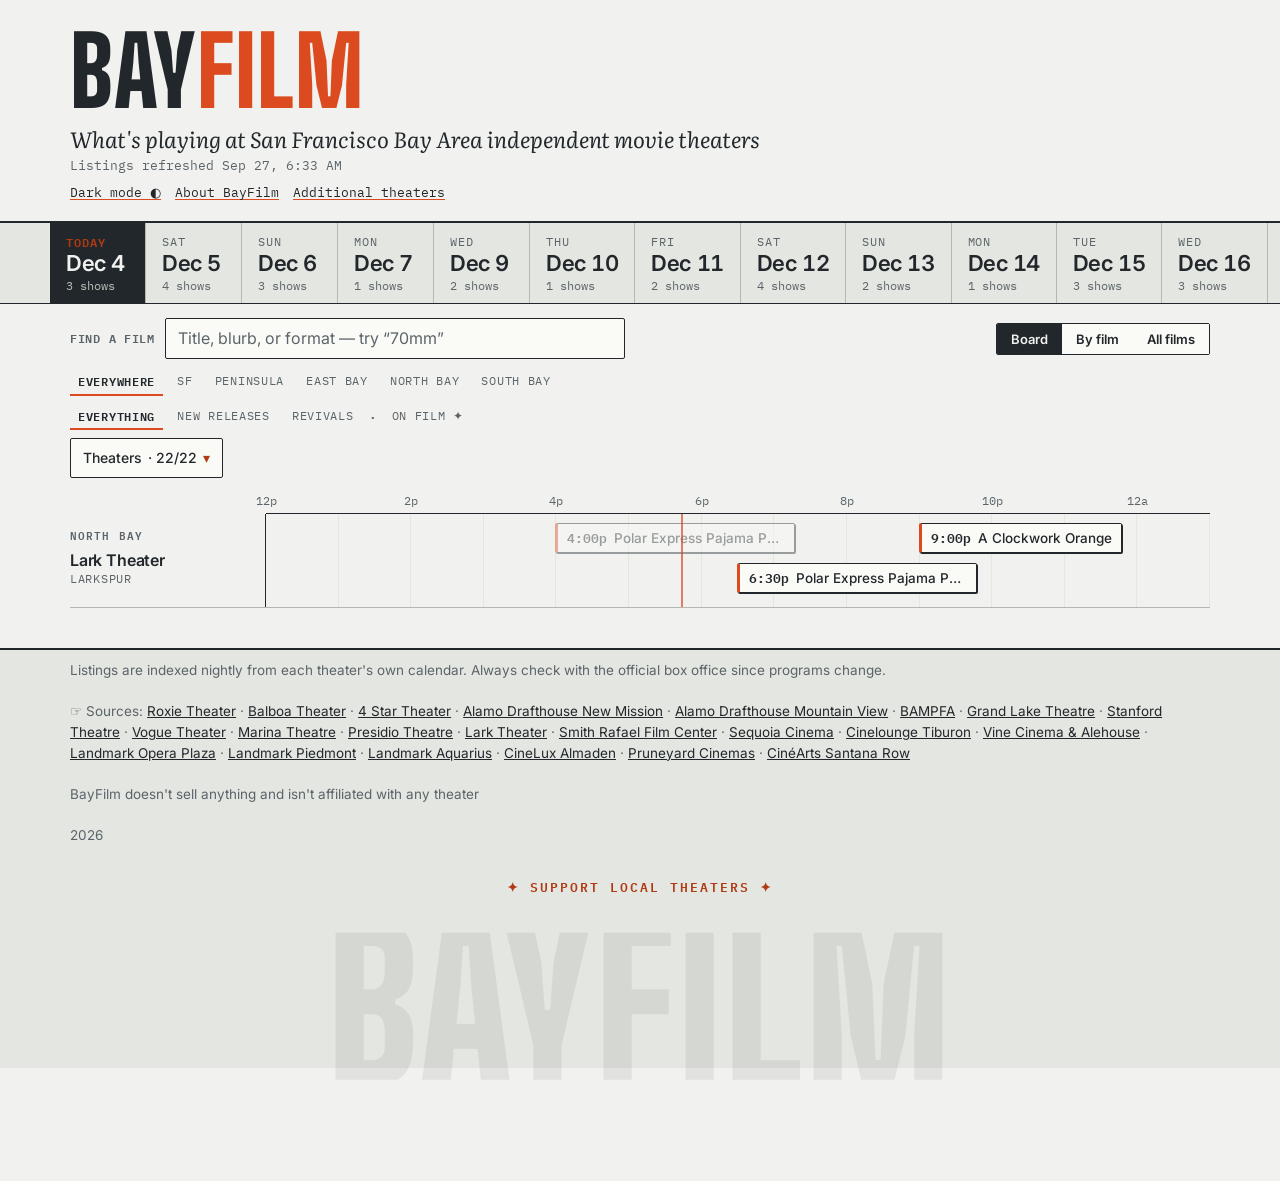
<file: site/index.html>
<!DOCTYPE html>
<html lang="en">
<head>
<meta charset="utf-8">
<meta name="viewport" content="width=device-width, initial-scale=1">
<title>BayFilm — San Francisco Bay Area independent movie theater showtimes</title>
<meta name="description" content="One guide to what's playing at San Francisco Bay Area independent movie theaters: Roxie, Balboa, Alamo Drafthouse, BAMPFA, Grand Lake, Stanford Theatre, Smith Rafael, Landmark, and more — 22 theaters from SF to the South Bay. Updated nightly.">
<link rel="canonical" href="https://bayfilm.net/">
<meta name="theme-color" content="#F1F2EF">

<meta property="og:type" content="website">
<meta property="og:site_name" content="BayFilm">
<meta property="og:title" content="BayFilm — Bay Area independent movie theater showtimes">
<meta property="og:description" content="What's playing at San Francisco Bay Area independent movie theaters — Roxie, Balboa, Alamo Drafthouse, BAMPFA, Grand Lake, Stanford Theatre, Smith Rafael, Landmark, and more. Updated nightly.">
<meta property="og:url" content="https://bayfilm.net/">
<meta property="og:image" content="https://bayfilm.net/og.png">
<meta property="og:image:width" content="1200">
<meta property="og:image:height" content="630">
<meta property="og:image:alt" content="BayFilm — what's playing at San Francisco Bay Area independent movie theaters">
<meta property="og:locale" content="en_US">

<meta name="twitter:card" content="summary_large_image">
<meta name="twitter:title" content="BayFilm — Bay Area independent movie theater showtimes">
<meta name="twitter:description" content="What's playing at San Francisco Bay Area independent movie theaters. Updated nightly.">
<meta name="twitter:image" content="https://bayfilm.net/og.png">

<script type="application/ld+json">
{
  "@context": "https://schema.org",
  "@type": "WebSite",
  "name": "BayFilm",
  "url": "https://bayfilm.net/",
  "description": "Showtimes for San Francisco Bay Area independent movie theaters, indexed nightly from each theater's own calendar.",
  "about": [
    {"@type": "MovieTheater", "name": "Roxie Theater", "address": "San Francisco, CA", "sameAs": "https://roxie.com"},
    {"@type": "MovieTheater", "name": "Balboa Theater", "address": "San Francisco, CA", "sameAs": "https://www.balboamovies.com"},
    {"@type": "MovieTheater", "name": "4 Star Theater", "address": "San Francisco, CA", "sameAs": "https://www.4-star-movies.com"},
    {"@type": "MovieTheater", "name": "Alamo Drafthouse New Mission", "address": "San Francisco, CA", "sameAs": "https://drafthouse.com/sf"},
    {"@type": "MovieTheater", "name": "BAMPFA", "address": "Berkeley, CA", "sameAs": "https://bampfa.org"},
    {"@type": "MovieTheater", "name": "Grand Lake Theatre", "address": "Oakland, CA", "sameAs": "https://renaissancerialto.com"},
    {"@type": "MovieTheater", "name": "Stanford Theatre", "address": "Palo Alto, CA", "sameAs": "https://stanfordtheatre.org"},
    {"@type": "MovieTheater", "name": "Lark Theater", "address": "Larkspur, CA", "sameAs": "https://larktheater.net"},
    {"@type": "MovieTheater", "name": "Vogue Theater", "address": "San Francisco, CA", "sameAs": "https://www.voguemovies.com"},
    {"@type": "MovieTheater", "name": "Marina Theatre", "address": "San Francisco, CA", "sameAs": "https://www.lntsf.com"},
    {"@type": "MovieTheater", "name": "Presidio Theatre", "address": "San Francisco, CA", "sameAs": "https://www.lntsf.com"},
    {"@type": "MovieTheater", "name": "Landmark Opera Plaza", "address": "San Francisco, CA", "sameAs": "https://www.landmarktheatres.com/theaters/x00u8-landmark-opera-plaza-cinema-san-francisco/"},
    {"@type": "MovieTheater", "name": "Landmark Piedmont", "address": "Oakland, CA", "sameAs": "https://www.landmarktheatres.com/theaters/x00y7-landmark-piedmont-theatre-oakland/"},
    {"@type": "MovieTheater", "name": "Landmark Aquarius", "address": "Palo Alto, CA", "sameAs": "https://www.landmarktheatres.com/theaters/x00tm-landmark-aquarius-theatre-palo-alto/"},
    {"@type": "MovieTheater", "name": "Alamo Drafthouse Mountain View", "address": "Mountain View, CA", "sameAs": "https://drafthouse.com/sf"},
    {"@type": "MovieTheater", "name": "Vine Cinema & Alehouse", "address": "Livermore, CA", "sameAs": "https://www.vinecinema.com"},
    {"@type": "MovieTheater", "name": "Smith Rafael Film Center", "address": "San Rafael, CA", "sameAs": "https://cinema.cafilm.org"},
    {"@type": "MovieTheater", "name": "Sequoia Cinema", "address": "Mill Valley, CA", "sameAs": "https://cinema.cafilm.org"},
    {"@type": "MovieTheater", "name": "Cinelounge Tiburon", "address": "Tiburon, CA", "sameAs": "https://www.cineloungefilm.com"},
    {"@type": "MovieTheater", "name": "CineLux Almaden", "address": "San Jose, CA", "sameAs": "https://www.cineluxtheatres.com/cinelux-almaden-cafe-lounge"},
    {"@type": "MovieTheater", "name": "Pruneyard Cinemas", "address": "Campbell, CA", "sameAs": "https://www.pruneyardcinemas.com"},
    {"@type": "MovieTheater", "name": "CinéArts Santana Row", "address": "San Jose, CA", "sameAs": "https://www.cinemark.com/theatres/ca-san-jose/cinemark-cinearts-santana-row"}
  ]
}
</script>

<link rel="preconnect" href="https://fonts.googleapis.com">
<link rel="preconnect" href="https://fonts.gstatic.com" crossorigin>
<link href="https://fonts.googleapis.com/css2?family=Big+Shoulders:opsz,wght@10..72,800&family=IBM+Plex+Mono:wght@400;500;600&family=Inter:ital,wght@0,400;0,500;0,600;0,700;1,400&family=Literata:ital,opsz,wght@0,7..72,400;0,7..72,600;1,7..72,400;1,7..72,600&display=swap" rel="stylesheet">
<script>
  // set the theme before first paint to avoid a flash of the wrong scheme
  (function () {
    var t = null;
    try { t = localStorage.getItem("bayfilm.theme"); } catch (e) {}
    if (t !== "light" && t !== "dark") {
      t = matchMedia("(prefers-color-scheme: dark)").matches ? "dark" : "light";
    }
    document.documentElement.dataset.theme = t;
  })();
</script>
<link rel="stylesheet" href="style.css">
<link rel="icon" href="data:image/svg+xml,<svg xmlns='http://www.w3.org/2000/svg' viewBox='0 0 100 100'><rect width='100' height='100' fill='%23DB4B1F'/><text y='72' x='50' text-anchor='middle' font-size='58' font-family='Arial Black' fill='%23FAFAF7'>B</text></svg>">
</head>
<body>

<header class="masthead">
  <div class="masthead__inner">
    <h1 class="wordmark">BAY<span>FILM</span></h1>
    <p class="tagline">What's playing at San Francisco Bay Area independent movie theaters</p>
    <p class="updated" id="updated"></p>
    <div class="mastlinks">
      <button class="themetoggle" id="themeToggle" aria-live="polite"></button>
      <button class="mastlink" aria-expanded="false" aria-controls="aboutPanel">About BayFilm</button>
      <button class="mastlink" aria-expanded="false" aria-controls="addlPanel">Additional theaters</button>
    </div>
    <div class="mastpanel" id="aboutPanel" hidden>
      <p>BayFilm gathers showtimes from the San Francisco Bay Area's independent
      movie theaters into one guide. Listings are indexed nightly
      from each theater's calendar and linked to their box offices.
      Be sure to check out events from <a href="https://sffilm.org/">SFFILM</a> and <a href="https://www.sfmoma.org/">SFMoMA</a> as well!
      This project was inspired by <a href="https://www.revivalhouses.com/" target="_blank" rel="noopener">Revival Houses</a>,
      <a href="https://www.screenslate.com/" target="_blank" rel="noopener">Screen Slate</a>, and
      <a href="https://www.spiralhwy.com/" target="_blank" rel="noopener">Spiral HWY</a>, which are all excellent film sites.
      Thanks for using and hope you enjoy!</p>
    </div>
    <div class="mastpanel" id="addlPanel" hidden>
      <p>A few theaters are hard to index, so their listings aren't included
      here. Please check their websites directly:
        <a href="https://thenewparkway.com/" target="_blank" rel="noopener">The New Parkway</a> (Oakland) ·
        <a href="https://rialtocinemas.com/elmwood/" target="_blank" rel="noopener">Rialto Cinemas Elmwood</a> (Berkeley) ·
        <a href="https://rialtocinemas.com/cerrito/" target="_blank" rel="noopener">Rialto Cinemas Cerrito</a> (El Cerrito)
      </p>
      <p>Some theaters, including the Stanford Theatre and BAMPFA, block
      automated indexing, so their listings refresh less often than the
      nightly update. When a theater's listings are more than a day old,
      a note under the day strip says when they were last indexed, and
      that row is dimmed, so double-check those with the box office.</p>
    </div>
  </div>
</header>

<nav class="daystrip" id="daystrip" aria-label="Choose a day"></nav>
<p id="staleNote" class="stalenote" hidden></p>

<div class="controls">
  <div class="findrow">
    <label class="searchlabel" for="filmSearch">Find a film</label>
    <input id="filmSearch" class="searchbox" type="search"
           placeholder="Title, blurb, or format — try “70mm”" autocomplete="off">
    <span id="matchCount" class="allcount" hidden></span>
  </div>
  <p id="alsoOn" class="alsoon" hidden aria-live="polite"></p>
  <div class="theaters" id="theaterChips" aria-label="Filter theaters"></div>
  <div class="viewtoggle" role="group" aria-label="View">
    <button id="viewBoard" class="viewtoggle__btn is-active" aria-pressed="true">Board</button>
    <button id="viewFilms" class="viewtoggle__btn" aria-pressed="false">By film</button>
    <button id="viewAll" class="viewtoggle__btn" aria-pressed="false">All films</button>
  </div>
</div>

<main id="main">
  <section id="board" aria-label="Screenings by theater and time"></section>
  <section id="films" aria-label="Screenings by film" hidden></section>
  <section id="allfilms" aria-label="All upcoming films" hidden>
    <div id="allfilmsList"></div>
  </section>
  <p id="empty" class="empty" hidden>Nothing on the marquee. Try another day, or turn some theaters back on. ✦</p>
  <p id="emptySearch" class="empty" hidden aria-live="polite"></p>
  <p id="emptyFilters" class="empty empty--filters" hidden>Film filters are on — <button id="clearFilters" class="linkbtn">show everything</button></p>
  <p id="loaderror" class="empty" hidden>The projector jammed: couldn't load showtimes data. If you opened this file directly, serve the folder instead: <code>python3 -m http.server -d site</code></p>
</main>

<footer class="colophon">
  <p>Listings are indexed nightly from each theater's own calendar. Always check with the official box office since programs change.</p>
  <p id="sources"></p>
  <p>BayFilm doesn't sell anything and isn't affiliated with any theater</p>
  <p>2026</p>
  <p class="colophon__signoff" aria-hidden="true">✦ SUPPORT LOCAL THEATERS ✦</p>
  <div class="colophon__ghost" aria-hidden="true">BAYFILM</div>
</footer>

<button class="nowjump" id="nowJump" hidden aria-label="Scroll to the current time">now ↓</button>

<script src="app.js"></script>
</body>
</html>
</file>
<file: site/style.css>
/* BayFilm — fog, ink, and international orange */

:root {
  --fog: #F1F2EF;        /* page paper, cool fog white */
  --fog-deep: #E4E6E1;   /* recessed panels */
  --ink: #22272B;        /* charcoal-navy ink */
  --ink-soft: #5B6469;   /* secondary text */
  --bridge: #DB4B1F;     /* international orange — large display + accents only */
  --bridge-ink: #B23A12; /* text-safe orange, ≥4.5:1 on all light surfaces */
  --hairline: #B4B8B0;
  --stub: #FAFAF7;       /* screening stub card */
  --edge: #22272B;       /* component outlines (= ink in light) */
  --shadow: #22272B;     /* hard offset shadows */
  --on-ink-soft: #B9BFB8; /* muted text on inverted (ink-bg) chips */

  --display: "Inter", system-ui, sans-serif;
  --body: "Inter", system-ui, sans-serif;
  --mono: "IBM Plex Mono", ui-monospace, monospace;
  --serif: "Literata", Georgia, serif;
}

/* screening-room dark theme — tonal remap, all text pairs ≥4.5:1 */
:root[data-theme="dark"] {
  --fog: #191B1C;
  --fog-deep: #202224;
  --ink: #E8E9E6;
  --ink-soft: #A9B0B2;
  --bridge: #EF7A50;
  --bridge-ink: #EF7A50;
  --hairline: #3C4043;
  --stub: #232628;
  --edge: #565B5E;
  --shadow: #000000;
  --on-ink-soft: #4C5256;
}

* { box-sizing: border-box; }

html { -webkit-text-size-adjust: 100%; }

body {
  margin: 0;
  background: var(--fog);
  color: var(--ink);
  font-family: var(--body);
  font-size: 16px;
  line-height: 1.55;
  /* the last row can scroll clear of the sticky day strip */
  padding-bottom: calc(var(--daystrip-h, 80px) + 32px);
}

a { color: inherit; }

button { font: inherit; color: inherit; cursor: pointer; touch-action: manipulation; }

/* removes the 300ms tap delay and double-tap zoom on interactive elements */
a, button, input, summary { touch-action: manipulation; }

:focus-visible {
  outline: 2px solid var(--bridge);
  outline-offset: 2px;
}

/* ---------- masthead ---------- */

.masthead {
  border-bottom: 2px solid var(--edge);
  background: var(--fog);
}

.masthead__inner {
  max-width: 1180px;
  margin: 0 auto;
  padding: 28px 20px 18px;
}

.wordmark {
  margin: 0;
  font-family: "Big Shoulders", "Arial Narrow", sans-serif;
  font-weight: 800;
  font-size: clamp(52px, 9vw, 96px);
  line-height: 0.9;
  letter-spacing: 0.01em;
  text-transform: uppercase;
}

.wordmark span { color: var(--bridge); }

.tagline {
  margin: 10px 0 0;
  font-family: var(--serif);
  font-style: italic;
  font-size: 22px;
  line-height: 1.35;
  color: var(--ink);
  font-weight: 400;
}

.updated {
  margin: 2px 0 0;
  font-family: var(--mono);
  font-size: 12.5px;
  color: var(--ink-soft);
}

/* one baseline-aligned row of toggle links; the open panel renders below
   the whole row, so both panels appear in the same place */
.mastlinks {
  display: flex;
  flex-wrap: wrap;
  align-items: baseline;
  column-gap: 14px;
  margin-top: 8px;
}

.mastlinks .themetoggle { margin: 0; }

.mastlink {
  border: 0;
  padding: 0;
  background: transparent;
  cursor: pointer;
  font-family: var(--mono);
  font-size: 12.5px;
  color: var(--ink);
  text-decoration: underline;
  text-decoration-color: var(--bridge);
  text-underline-offset: 2px;
}

.mastlink:hover { color: var(--bridge-ink); }

.mastlink[aria-expanded="true"] { color: var(--bridge-ink); }

.mastpanel {
  max-width: 640px;
}

.mastpanel p {
  margin: 8px 0 0;
  font-family: var(--serif);
  font-size: 17px;
  line-height: 1.55;
  color: var(--ink-soft);
  border-left: 3px solid var(--bridge);
  padding-left: 12px;
}

.themetoggle {
  display: inline-block;
  margin: 8px 14px 0 0;
  border: 0;
  padding: 0;
  background: transparent;
  font-family: var(--mono);
  font-size: 12.5px;
  color: var(--ink);
  text-decoration: underline;
  text-decoration-color: var(--bridge);
  text-underline-offset: 2px;
}

.themetoggle:hover { color: var(--bridge-ink); }

.mastpanel a { color: var(--ink); }

.mastpanel a:hover { color: var(--bridge-ink); }

/* ---------- day strip ---------- */

/* sticky z-scale: daystrip 40 > nowjump 30 > board axis 20 > timeline hour 10 */
.daystrip {
  position: sticky;
  top: 0;
  z-index: 40;
  display: flex;
  gap: 0;
  overflow-x: auto;
  /* keep edge-swipes on the strip from chaining into page pan / back gesture */
  overscroll-behavior-x: contain;
  border-bottom: 1px solid var(--edge);
  background: var(--fog-deep);
  padding: 0 max(20px, calc((100vw - 1180px) / 2));
  scrollbar-width: thin;
}

/* solid cover above the pinned strip (spread shadow — the strip's own
   overflow-x would clip a ::before); only while stuck, so the masthead
   isn't covered at the top of the page */
.daystrip.is-stuck {
  box-shadow: 0 -60px 0 60px var(--fog-deep);
}

.day {
  flex: 0 0 auto;
  border: 0;
  border-right: 1px solid var(--hairline);
  background: transparent;
  padding: 10px 16px 8px;
  text-align: left;
  min-width: 96px;
}

.day__dow {
  display: block;
  font-family: var(--mono);
  font-size: 12px;
  text-transform: uppercase;
  letter-spacing: 0.08em;
  color: var(--ink-soft);
}

.day__num {
  display: block;
  font-family: var(--display);
  font-weight: 600;
  font-size: 22px;
  line-height: 1.15;
  font-variant-numeric: tabular-nums;
  letter-spacing: -0.02em;
}

.day__count {
  display: block;
  font-family: var(--mono);
  font-size: 12px;
  color: var(--ink-soft);
}

.day:hover { background: var(--stub); }

.day.is-selected {
  background: var(--ink);
  color: var(--fog);
}
.day.is-selected .day__dow,
.day.is-selected .day__count { color: var(--on-ink-soft); }
.day.is-selected .day__num { color: var(--fog); }

.day.is-today .day__dow { color: var(--bridge-ink); font-weight: 600; }

.day--edge .day__num { font-size: 20px; }

/* one line for every theater indexed earlier than the rest of the file */
.stalenote {
  max-width: 1180px;
  margin: 0 auto;
  padding: 8px 20px 0;
  font-family: var(--mono);
  font-size: 12px;
  line-height: 1.45;
  color: var(--ink-soft);
}

.stalenote[hidden] { display: none; }

/* ---------- controls ---------- */

.controls {
  max-width: 1180px;
  margin: 0 auto;
  padding: 14px 20px 4px;
  display: flex;
  flex-wrap: wrap;
  gap: 10px 18px;
  align-items: flex-start;
  justify-content: space-between;
}

.findrow {
  flex: 1 0 100%;
  display: flex;
  align-items: center;
  gap: 10px;
  flex-wrap: wrap;
}

.findrow .searchlabel {
  font-family: var(--mono);
  font-size: 12px;
  font-weight: 600;
  letter-spacing: 0.06em;
  text-transform: uppercase;
  color: var(--ink-soft);
}

.alsoon {
  flex: 1 0 100%;
  margin: -2px 0 0;
  font-family: var(--mono);
  font-size: 12px;
  line-height: 1.5;
  color: var(--ink-soft);
}

.alsoon[hidden] { display: none; }

.alsoon .linkbtn {
  font-family: inherit;
  font-size: inherit;
  font-style: normal;
}

.theaters {
  display: flex;
  flex-direction: column;
  gap: 8px;
}

.regions {
  display: flex;
  flex-wrap: wrap;
  gap: 6px;
  order: -2;  /* always the first row, ahead of the desktop-lifted filmfilters */
}

.region {
  border: 0;
  border-bottom: 2px solid transparent;
  background: transparent;
  padding: 3px 8px;
  font-family: var(--mono);
  font-size: 12px;
  text-transform: uppercase;
  letter-spacing: 0.06em;
  color: var(--ink-soft);
}

.region:hover { color: var(--ink); }

.region.is-active {
  color: var(--ink);
  border-bottom-color: var(--bridge);
  font-weight: 600;
}

/* toggles for the two collapsible sections share this row */
.togglebar {
  display: flex;
  flex-wrap: wrap;
  align-items: center;
  gap: 4px 20px;
}

/* count on a toggle lights up while its section is filtering something */
.togglecount { color: var(--bridge-ink); font-weight: 600; }

.togglecount.is-quiet { color: inherit; font-weight: inherit; }

/* mobile-only disclosure for the film-filter row (hidden on desktop, where
   the row is always visible) — plain text, matching the region row */
.filtertoggle {
  display: none;
  align-items: center;
  gap: 6px;
  border: 0;
  background: none;
  padding: 8px;  /* 8px left inset lines the text up with the region row */
  font-family: var(--mono);
  font-size: 12px;
  text-transform: uppercase;
  letter-spacing: 0.06em;
  color: var(--ink-soft);
}

/* release-era + on-film filter row, styled like the region row. On desktop
   it renders above the theaters toggle (order flips back on mobile, where
   the row must open below the toggle bar that reveals it) */
.filmfilters {
  display: flex;
  flex-wrap: wrap;
  align-items: center;
  gap: 6px;
  order: -1;
}

.filmfilters__sep {
  font-family: var(--mono);
  color: var(--ink-soft);
}

/* per-theater chips collapse behind the toggle at every width; the region
   row stays visible as the primary filter */
.chiprow {
  display: none;
  flex-wrap: wrap;
  gap: 6px;
}

.chiprow.is-open { display: flex; }

/* full-width region headers inside the chip list, mirroring the board */
.chiprow__region {
  flex-basis: 100%;
  margin-top: 6px;
  font-family: var(--mono);
  font-size: 11px;
  font-weight: 600;
  letter-spacing: 0.1em;
  text-transform: uppercase;
  color: var(--ink-soft);
}

.chiprow__region:first-child { margin-top: 0; }

.chip__check { color: var(--bridge-ink); }

.chiptoggle {
  display: inline-flex;
  align-items: center;
  gap: 6px;
  align-self: flex-start;
  border: 1px solid var(--edge);
  border-radius: 2px;
  background: var(--stub);
  padding: 8px 12px;
  font-size: 14px;
  font-weight: 500;
}

.chiptoggle__arrow { color: var(--bridge-ink); }

.chip {
  border: 1px solid var(--edge);
  background: var(--stub);
  border-radius: 2px;
  padding: 4px 10px;
  font-size: 14px;
  font-weight: 500;
  line-height: 1.3;
}

.chip small {
  font-family: var(--mono);
  font-size: 12px;
  color: var(--ink-soft);
  margin-left: 5px;
  text-transform: uppercase;
  letter-spacing: 0.05em;
}

.chip.is-off {
  border-color: var(--hairline);
  color: var(--ink-soft);
  background: transparent;
  text-decoration: line-through;
  text-decoration-thickness: 1px;
}

.viewtoggle {
  display: flex;
  border: 1px solid var(--edge);
  border-radius: 2px;
  overflow: hidden;
}

/* desktop: search and the view toggle share the top row; the theater list
   spans the full width underneath so opening it can't shove the toggle.
   Both axes are set on that pair — a column-only placement lets the
   auto-placement cursor walk past the hole and drop the toggle under
   the theater list. */
@media (min-width: 761px) {
  .controls {
    display: grid;
    grid-template-columns: minmax(0, 1fr) auto;
    column-gap: 18px;
    row-gap: 10px;
    align-items: center;
  }

  .findrow { grid-column: 1; grid-row: 1; }
  .viewtoggle { grid-column: 2; grid-row: 1; justify-self: end; }
  .alsoon, .theaters { grid-column: 1 / -1; }
}

.viewtoggle__btn {
  border: 0;
  background: var(--stub);
  padding: 5px 14px;
  font-size: 13px;
  font-weight: 600;
}

.viewtoggle__btn.is-active {
  background: var(--ink);
  color: var(--fog);
}

/* ---------- board (the signature) ---------- */

#main {
  max-width: 1180px;
  margin: 0 auto;
  padding: 10px 20px 40px;
}

/* the sticky bar spans full width so lane labels can't scroll through the
   label gutter; the ticks live in an inner box aligned with the lanes */
.axis {
  position: sticky;
  top: var(--daystrip-h, 0px);
  z-index: 20;
  background: var(--fog);
  height: 22px;
}

.axis__inner {
  position: relative;
  height: 100%;
  margin-left: 196px;
  border-bottom: 1px solid var(--edge);
}

.axis__tick {
  position: absolute;
  top: 0;
  transform: translateX(-50%);
  font-family: var(--mono);
  font-size: 12px;
  color: var(--ink-soft);
  white-space: nowrap;
}

.trow {
  display: flex;
  border-bottom: 1px solid var(--hairline);
}

.trow__label {
  flex: 0 0 196px;
  padding: 12px 12px 12px 0;
  border-right: 1px solid var(--edge);
}

.trow__name {
  font-family: var(--display);
  font-weight: 600;
  font-size: 16px;
  line-height: 1.25;
  letter-spacing: -0.011em;
}

.trow__name a {
  color: inherit;
  text-decoration: none;
}

.trow__name a:hover {
  color: var(--bridge-ink);
  text-decoration: underline;
  text-decoration-color: var(--bridge);
}

.trow__city {
  font-family: var(--mono);
  font-size: 12px;
  color: var(--ink-soft);
  text-transform: uppercase;
  letter-spacing: 0.06em;
}

/* older than the rest of the file: quieter, still full-contrast text */
.trow.is-stale .trow__name { color: var(--ink-soft); }

.trow.is-stale .stub { border-left-color: var(--hairline); }

.nowline {
  position: absolute;
  top: 0;
  bottom: 0;
  width: 2px;
  background: var(--bridge);
  opacity: 0.7;
  z-index: 1;
}

/* desktop lanes group by region; the tag sits in the label column above the
   first theater of each region so the grid runs unbroken under the axis */
.trow__regiontag {
  margin-bottom: 7px;
  font-family: var(--mono);
  font-size: 11px;
  font-weight: 600;
  letter-spacing: 0.1em;
  text-transform: uppercase;
  color: var(--ink-soft);
}

.stub-link.is-past { opacity: 0.42; }

.pillgroup.is-past { opacity: 0.42; }

/* mobile board: chronological timeline (rendered only below 761px) */

.tl { padding-top: 4px; }

.tl__row.is-stale .tl__title { color: var(--ink-soft); }

.tl__hour {
  position: sticky;
  top: var(--daystrip-h, 0px);
  z-index: 10;
  background: var(--fog);
  display: flex;
  align-items: center;
  gap: 10px;
  margin-top: 14px;
  padding: 4px 0;
  font-family: var(--mono);
  font-size: 12px;
  font-weight: 600;
  letter-spacing: 0.08em;
  color: var(--ink-soft);
}

/* fold for today's already-finished screenings */
.tl__earlier {
  display: flex;
  width: 100%;
  align-items: center;
  gap: 8px;
  min-height: 44px;
  margin-top: 10px;
  padding: 8px 0;
  border: 0;
  background: transparent;
  font-family: var(--mono);
  font-size: 12.5px;
  color: var(--ink-soft);
  text-align: left;
}

.tl__earlier::after {
  content: "";
  flex: 1;
  border-bottom: 1px dashed var(--hairline);
}

.tl__earlier:hover { color: var(--ink); }

/* floating jump-to-now (mobile timeline, today only) */
.nowjump {
  position: fixed;
  right: 16px;
  bottom: calc(16px + env(safe-area-inset-bottom));
  z-index: 30;
  min-height: 44px;
  padding: 10px 16px;
  border: 1px solid var(--edge);
  border-radius: 2px;
  background: var(--ink);
  color: var(--fog);
  box-shadow: 3px 3px 0 var(--shadow);
  font-family: var(--mono);
  font-size: 13px;
  font-weight: 600;
  letter-spacing: 0.06em;
  text-transform: uppercase;
}

.nowjump[hidden] { display: none; }

.tl__hour::after {
  content: "";
  flex: 1;
  border-bottom: 1px solid var(--hairline);
}

.tl__row {
  display: flex;
  align-items: baseline;
  gap: 12px;
  padding: 8px 0;
  border-bottom: 1px solid var(--fog-deep);
  text-decoration: none;
  scroll-margin-top: calc(var(--daystrip-h, 80px) + 32px);
}

/* poster thumb rides between time and title; empty box when no art */
.tl__thumb {
  flex: 0 0 32px;
  align-self: center;
  height: 48px;
  background: var(--fog-deep);
  border-radius: 2px;
  overflow: hidden;
}

.tl__thumb img {
  display: block;
  width: 100%;
  height: 100%;
  object-fit: cover;
}

.tl__row.is-past { opacity: 0.42; }

.tl__row.is-focus,
.film.is-focus { box-shadow: inset 3px 0 0 var(--bridge); }

.stub-link.is-focus .stub { box-shadow: 3px 3px 0 var(--bridge); }

.tl__time {
  flex: 0 0 58px;
  font-family: var(--mono);
  font-size: 14.5px;
  font-weight: 600;
}

.tl__title {
  flex: 1;
  font-size: 17px;
  font-weight: 500;
  line-height: 1.35;
}

.tl__venue {
  flex: 0 0 auto;
  font-family: var(--mono);
  font-size: 12.5px;
  text-transform: uppercase;
  letter-spacing: 0.05em;
  color: var(--ink-soft);
}

.tl__now {
  display: flex;
  align-items: center;
  gap: 8px;
  margin: 10px 0 2px;
  font-family: var(--mono);
  font-size: 12px;
  font-weight: 600;
  color: var(--bridge-ink);
}

.tl__now::before {
  content: "";
  width: 8px;
  height: 8px;
  border-radius: 50%;
  background: var(--bridge);
}

.tl__now::after {
  content: "";
  flex: 1;
  border-bottom: 2px solid var(--bridge);
}

.trow__lanes {
  position: relative;
  flex: 1;
  min-height: 58px;
  background:
    repeating-linear-gradient(to right,
      transparent 0, transparent calc(100% / var(--hours) - 1px),
      var(--fog-deep) calc(100% / var(--hours) - 1px),
      var(--fog-deep) calc(100% / var(--hours)));
}

.stub-link {
  position: absolute;
  text-decoration: none;
  transform: translateX(-1px);
  scroll-margin-top: calc(var(--daystrip-h, 80px) + 32px);
}

.stub {
  display: inline-flex;
  align-items: baseline;
  gap: 7px;
  max-width: 240px;
  background: var(--stub);
  border: 1px solid var(--edge);
  border-left: 3px solid var(--bridge);
  border-radius: 2px;
  padding: 4px 9px;
  box-shadow: 1px 1px 0 var(--shadow);
  transition: transform 120ms ease, box-shadow 120ms ease;
}

.stub-link:hover .stub {
  transform: translate(-1px, -1px);
  box-shadow: 3px 3px 0 var(--shadow);
}

.stub__time {
  font-family: var(--mono);
  font-size: 13px;
  font-weight: 600;
  white-space: nowrap;
}

.stub__title {
  font-size: 13.5px;
  font-weight: 500;
  line-height: 1.25;
  white-space: nowrap;
  overflow: hidden;
  text-overflow: ellipsis;
}

.stub__badge,
.fbadge {
  font-family: var(--mono);
  font-size: 12px;
  font-weight: 600;
  color: var(--bridge-ink);
  border: 1px solid var(--bridge-ink);
  border-radius: 2px;
  padding: 0 4px;
  white-space: nowrap;
  align-self: center;
}

/* ---------- by film / all films ---------- */

.film {
  display: flex;
  gap: 18px;
  padding: 16px 0;
  border-bottom: 1px solid var(--hairline);
  flex-wrap: wrap;
  /* flush with the sticky day strip, so the row above doesn't peek through */
  scroll-margin-top: var(--daystrip-h, 80px);
}

.film__thumb {
  flex: 0 0 76px;
  height: 110px;
  background: var(--fog-deep);
  border: 1px solid var(--hairline);
  overflow: hidden;
}

.film__thumb img {
  width: 100%;
  height: 100%;
  object-fit: cover;
  display: block;
}

.film__head {
  flex: 0 0 240px;
  display: flex;
  flex-wrap: wrap;
  align-content: flex-start;
  gap: 6px 8px;
}

.film__title {
  flex-basis: 100%;
  font-family: var(--serif);
  font-weight: 600;
  font-size: 26px;
  line-height: 1.2;
  letter-spacing: -0.015em;
  margin: 0;
}

.filmpermalink {
  color: inherit;
  text-decoration: none;
}

.filmpermalink:hover { color: var(--bridge-ink); }

.film__desc {
  flex-basis: 100%;
  margin: 2px 0 0;
  font-family: var(--serif);
  font-style: italic;
  font-weight: 400;
  font-size: 17px;
  color: var(--ink-soft);
  line-height: 1.45;
  display: -webkit-box;
  -webkit-line-clamp: 3;
  -webkit-box-orient: vertical;
  overflow: hidden;
}

.filmlinks {
  display: inline-flex;
  gap: 10px;
}

.filmlinks a {
  font-family: var(--mono);
  font-size: 12px;
  color: var(--ink-soft);
  text-decoration-color: var(--hairline);
  text-underline-offset: 2px;
}

.filmlinks a:hover { color: var(--bridge-ink); }

.film__where {
  flex: 1;
  min-width: 260px;
  display: flex;
  flex-direction: column;
  gap: 6px;
}

.film__venue {
  display: flex;
  flex-wrap: wrap;
  align-items: baseline;
  gap: 6px 10px;
}

/* release year riding along the serif title */
.film__year {
  font-family: var(--mono);
  font-size: 13px;
  font-weight: 400;
  letter-spacing: 0.04em;
  color: var(--ink-soft);
  white-space: nowrap;
}

/* venue names link to the theater's own site, quiet like the board labels */
.film__venuename a,
.allfilm__venue a {
  color: inherit;
  text-decoration: none;
}

.film__venuename a:hover,
.allfilm__venue a:hover {
  color: var(--bridge-ink);
  text-decoration: underline;
  text-decoration-color: var(--bridge);
}

.film__venuename {
  font-size: 14px;
  font-weight: 600;
  min-width: 190px;
}

.film__venuename small {
  font-family: var(--mono);
  font-weight: 400;
  font-size: 12px;
  color: var(--ink-soft);
  text-transform: uppercase;
  letter-spacing: 0.05em;
  margin-left: 5px;
}

.pillgroup {
  display: inline-flex;
}

.timepill {
  font-family: var(--mono);
  font-size: 13px;
  font-weight: 600;
  text-decoration: none;
  border: 1px solid var(--edge);
  border-radius: 2px 0 0 2px;
  background: var(--stub);
  padding: 2px 8px;
  line-height: 1.4;
  transition: background 120ms ease, color 120ms ease;
}

.timepill:hover {
  background: var(--bridge-ink);
  border-color: var(--bridge-ink);
  color: var(--stub);
}

.icsbtn {
  font-family: var(--mono);
  font-size: 13px;
  font-weight: 600;
  border: 1px solid var(--edge);
  border-left: 0;
  border-radius: 0 2px 2px 0;
  background: var(--fog-deep);
  color: var(--ink-soft);
  padding: 2px 7px;
  transition: background 120ms ease, color 120ms ease;
}

.icsbtn:hover {
  background: var(--ink);
  color: var(--fog);
}

.allfilm__venue {
  font-size: 13px;
  font-weight: 600;
  margin-left: 6px;
}

.allfilm__venue:first-child { margin-left: 0; }

.searchrow {
  display: flex;
  align-items: baseline;
  gap: 12px;
  flex-wrap: wrap;
  padding: 10px 0 4px;
  border-bottom: 2px solid var(--edge);
}

.searchlabel {
  font-family: var(--display);
  font-weight: 700;
  font-size: 19px;
  text-transform: uppercase;
}

.searchbox {
  flex: 1;
  min-width: 220px;
  max-width: 460px;
  font: inherit;
  font-size: 16px; /* below 16px, iOS force-zooms the page on focus */
  color: var(--ink);
  background: var(--stub);
  border: 1px solid var(--edge);
  border-radius: 2px;
  padding: 7px 12px;
}

.searchbox::placeholder { color: var(--ink-soft); }

.allcount {
  font-family: var(--mono);
  font-size: 12.5px;
  color: var(--ink-soft);
}

/* ---------- misc ---------- */

.empty {
  padding: 60px 0;
  text-align: center;
  color: var(--ink-soft);
  font-family: var(--serif);
  font-style: italic;
  font-size: 19px;
}

/* rides directly under #empty when the film filters caused the blank day */
.empty--filters {
  padding: 0 0 60px;
  margin-top: -44px;
  font-size: 16px;
}

.linkbtn {
  border: 0;
  background: none;
  padding: 0;
  font: inherit;
  color: var(--bridge-ink);
  text-decoration: underline;
  text-underline-offset: 2px;
}

.empty code {
  font-family: var(--mono);
  font-size: 13px;
  background: var(--fog-deep);
  padding: 2px 6px;
  border-radius: 2px;
}

.colophon {
  border-top: 2px solid var(--edge);
  background: var(--fog-deep);
}

.colophon p {
  max-width: 1180px;
  margin: 0 auto;
  padding: 10px 20px;
  font-size: 13.5px;
  color: var(--ink-soft);
}

.colophon a { color: var(--ink); }

.colophon__ghost {
  font-family: "Big Shoulders", "Arial Narrow", sans-serif;
  font-weight: 800;
  font-size: clamp(90px, 16vw, 230px);
  line-height: 0.72;
  letter-spacing: 0.01em;
  text-align: center;
  text-transform: uppercase;
  color: var(--ink);
  opacity: 0.07;
  user-select: none;
  pointer-events: none;
  overflow: hidden;
  margin-top: 14px;
  transform: translateY(8%);
}

/* ---------- mobile: board flows as a list ---------- */

@media (max-width: 760px) {
  .axis { display: none; }

  .trow { flex-direction: column; }

  .trow__label {
    flex: none;
    border-right: 0;
    padding: 12px 0 2px;
  }

  .trow__lanes {
    min-height: 0;
    background: none;
    display: flex;
    flex-wrap: wrap;
    gap: 6px;
    padding: 6px 0 14px;
  }

  .stub-link { position: static; transform: none; max-width: 100%; }

  .stub { max-width: 100%; }

  .stub__title { white-space: normal; overflow: visible; }

  .filtertoggle { display: inline-flex; }

  .findrow { flex-direction: column; align-items: stretch; gap: 4px; }
  .findrow .searchbox { max-width: none; }

  .filmfilters { display: none; order: 0; }

  .filmfilters.is-open { display: flex; }

  /* the theaters toggle drops its box to match the film-filters toggle */
  .chiptoggle {
    border: 0;
    background: none;
    padding: 8px;
    font-family: var(--mono);
    font-size: 12px;
    font-weight: 400;
    text-transform: uppercase;
    letter-spacing: 0.06em;
    color: var(--ink-soft);
  }

  /* touch-friendly but dense filter rows: ~34px targets, 8px column gaps */
  .regions, .filmfilters { gap: 4px 8px; }

  .region { padding: 8px; }

  .chiprow { gap: 8px; }

  .chip { min-height: 44px; }

  /* tap-first surfaces: grow toward the 44px touch minimum */
  .timepill { padding: 8px 12px; }

  .chip { padding: 8px 12px; }

  .viewtoggle__btn { padding: 8px 16px; }

  /* thumb + title share the first row; showtimes wrap below */
  .film__head { flex: 1; min-width: 200px; }
}

/* ---------- personality pass (Screen Slate x Online Ceramics) ---------- */

/* orange highlighter selection */
::selection {
  background: var(--bridge-ink);
  color: var(--stub);
}

/* marker-swipe hover on prose links: orange grows left-to-right behind text */
.mastpanel a,
.colophon a,
.filmlinks a,
.trow__name a {
  background-image: linear-gradient(var(--bridge-ink), var(--bridge-ink));
  background-repeat: no-repeat;
  background-size: 0% 100%;
  transition: background-size 160ms ease, color 160ms ease;
}

.mastpanel a:hover,
.colophon a:hover,
.filmlinks a:hover,
.trow__name a:hover {
  background-size: 100% 100%;
  color: var(--stub);
}

/* projector-lamp pulse on the now markers */
@keyframes lamp-pulse {
  50% { opacity: 0.35; }
}

.nowline { animation: lamp-pulse 3s ease-in-out infinite; }

@keyframes dot-pulse {
  50% { transform: scale(0.65); opacity: 0.55; }
}

.tl__now::before { animation: dot-pulse 2.4s ease-in-out infinite; }

/* dingbats: decorative, empty alt text so screen readers skip them */
.tl__hour::before {
  content: "✦ " / "";
  color: var(--bridge-ink);
}

#sources::before {
  content: "☞ " / "";
}

.colophon p.colophon__signoff {
  text-align: center;
  font-family: var(--mono);
  font-size: 12.5px;
  font-weight: 600;
  letter-spacing: 0.16em;
  text-transform: uppercase;
  color: var(--bridge-ink);
  padding-top: 22px;
}

@media (prefers-reduced-motion: reduce) {
  * { transition: none !important; animation: none !important; }
}
</file>
